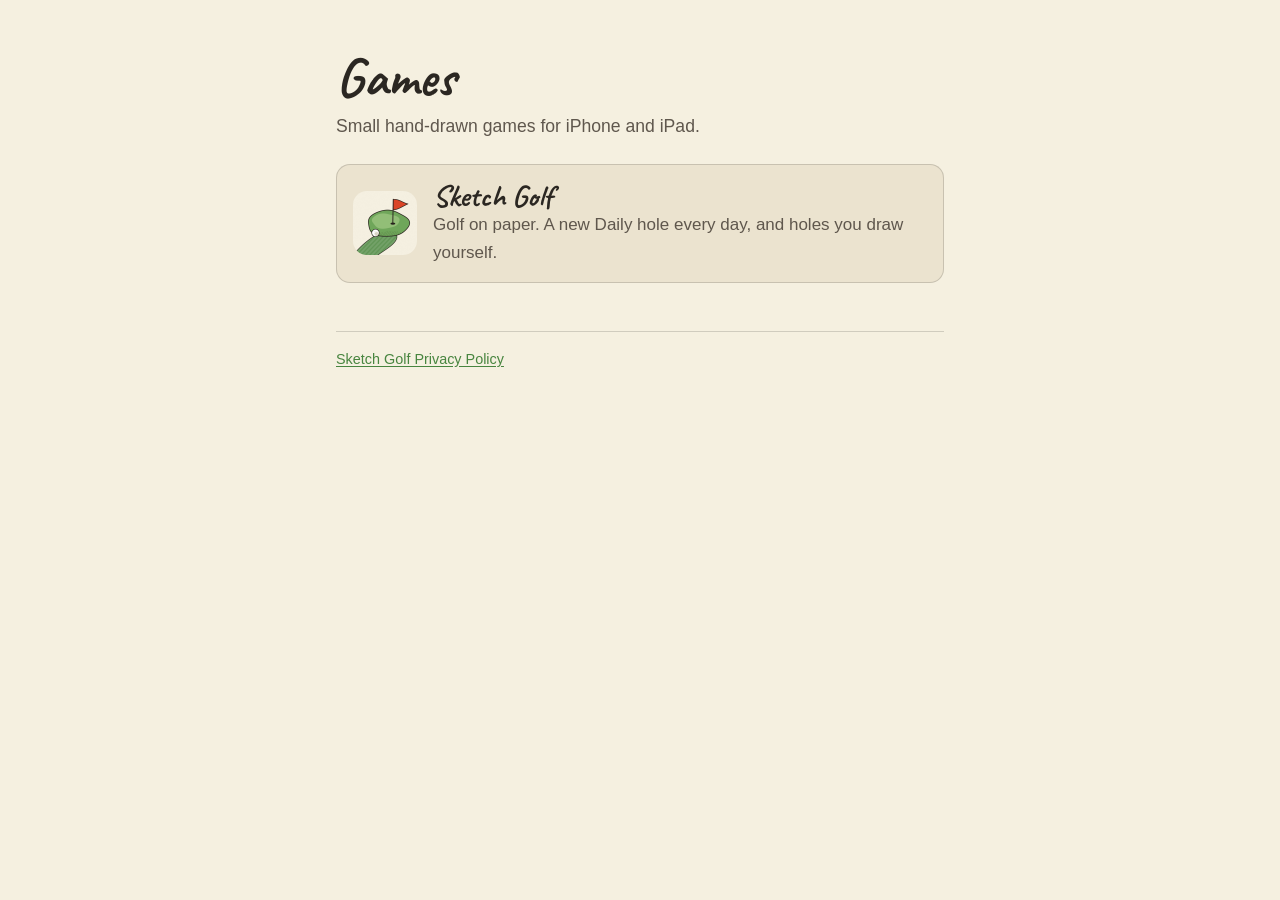
<file: index.html>
<!doctype html>
<html lang="en">
<head>
<meta charset="utf-8">
<meta name="viewport" content="width=device-width, initial-scale=1">
<title>Small Hand-Drawn Games</title>
<meta name="description" content="Small hand-drawn games for iPhone and iPad.">
<link rel="stylesheet" href="assets/site.css">
<link rel="icon" type="image/png" href="assets/apple-touch-icon.png">
<link rel="apple-touch-icon" href="assets/apple-touch-icon.png">
</head>
<body>
<main>
<h1>Games</h1>
<p class="lede">Small hand-drawn games for iPhone and iPad.</p>

<a class="card" href="sketchgolf/">
<img src="assets/sketchgolf-icon.png" alt="">
<div><strong>Sketch Golf</strong><span>Golf on paper. A new Daily hole every day, and holes you draw yourself.</span></div>
</a>

<footer><a href="sketchgolf/privacy.html">Sketch Golf Privacy Policy</a></footer>
</main>
</body>
</html>
</file>
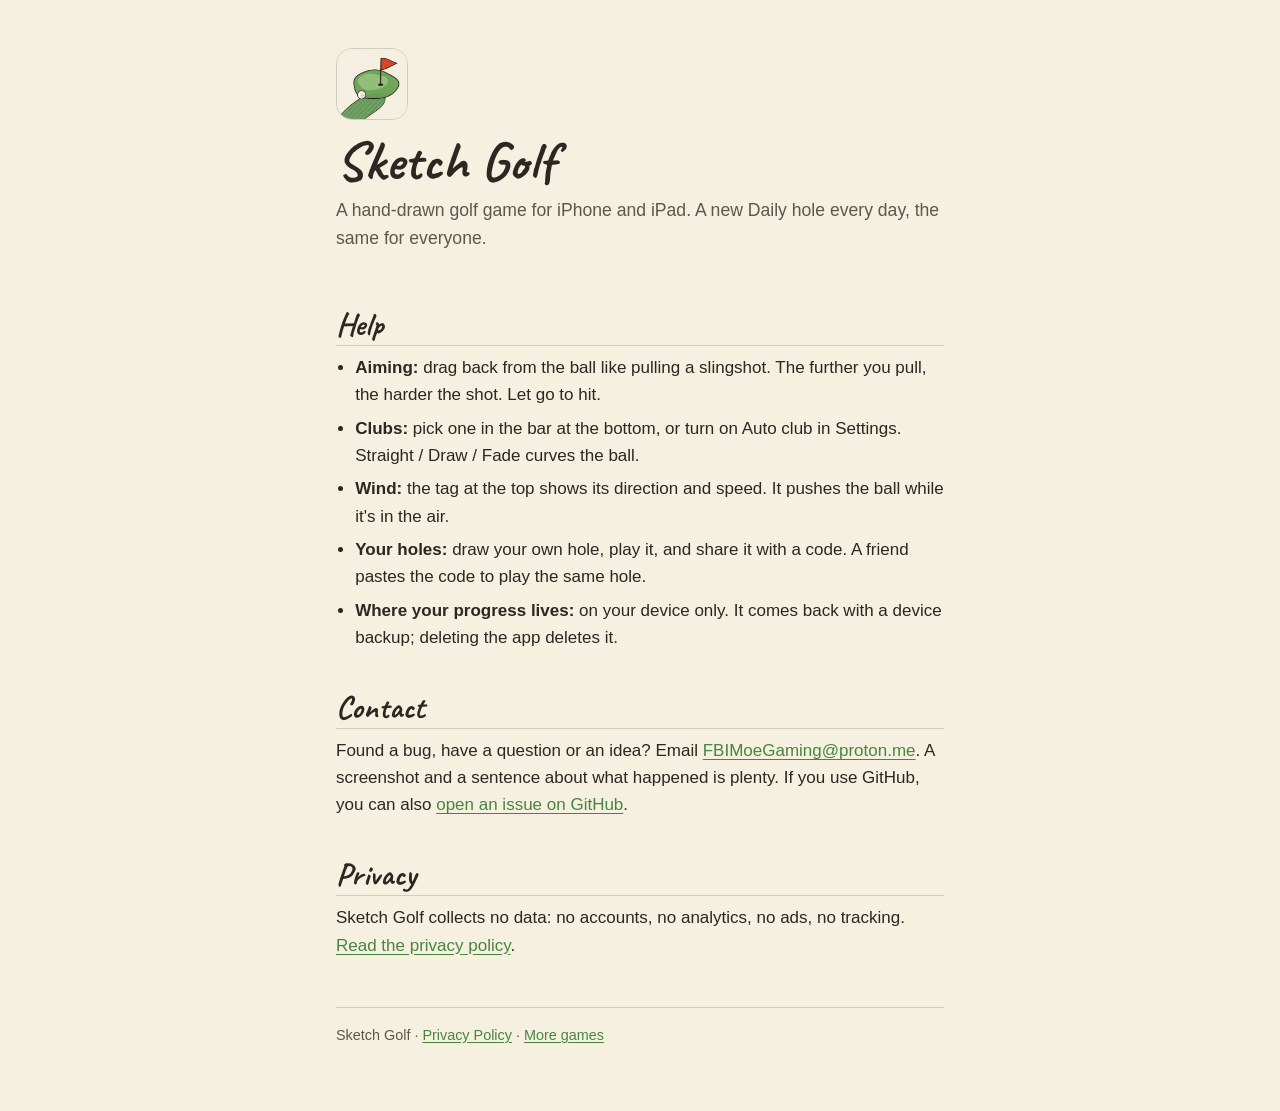
<file: sketchgolf/index.html>
<!doctype html>
<html lang="en">
<head>
<meta charset="utf-8">
<meta name="viewport" content="width=device-width, initial-scale=1">
<title>Sketch Golf Support</title>
<meta name="description" content="Sketch Golf: a hand-drawn golf game for iPhone and iPad. Help and contact.">
<link rel="stylesheet" href="../assets/site.css">
<link rel="icon" type="image/png" href="../assets/apple-touch-icon.png">
<link rel="apple-touch-icon" href="../assets/apple-touch-icon.png">
</head>
<body>
<main>
<div class="app">
<img src="../assets/sketchgolf-icon.png" alt="">
<div>
<h1>Sketch Golf</h1>
<p class="lede">A hand-drawn golf game for iPhone and iPad. A new Daily hole every day, the same for everyone.</p>
</div>
</div>

<h2>Help</h2>
<ul>
<li><strong>Aiming:</strong> drag back from the ball like pulling a slingshot. The further you pull, the harder the
shot. Let go to hit.</li>
<li><strong>Clubs:</strong> pick one in the bar at the bottom, or turn on Auto club in Settings. Straight / Draw /
Fade curves the ball.</li>
<li><strong>Wind:</strong> the tag at the top shows its direction and speed. It pushes the ball while it's in the
air.</li>
<li><strong>Your holes:</strong> draw your own hole, play it, and share it with a code. A friend pastes the code to
play the same hole.</li>
<li><strong>Where your progress lives:</strong> on your device only. It comes back with a device backup; deleting
the app deletes it.</li>
</ul>

<h2>Contact</h2>
<p>Found a bug, have a question or an idea? Email <a href="mailto:FBIMoeGaming@proton.me">FBIMoeGaming@proton.me</a>. A screenshot and a sentence about what happened is
plenty. If you use GitHub, you can also <a href="https://github.com/FBIMoe/FBIMoe.github.io/issues">open an issue on GitHub</a>.</p>

<h2>Privacy</h2>
<p>Sketch Golf collects no data: no accounts, no analytics, no ads, no tracking.
<a href="privacy.html">Read the privacy policy</a>.</p>

<footer>Sketch Golf · <a href="privacy.html">Privacy Policy</a> · <a href="../">More games</a></footer>
</main>
</body>
</html>
</file>
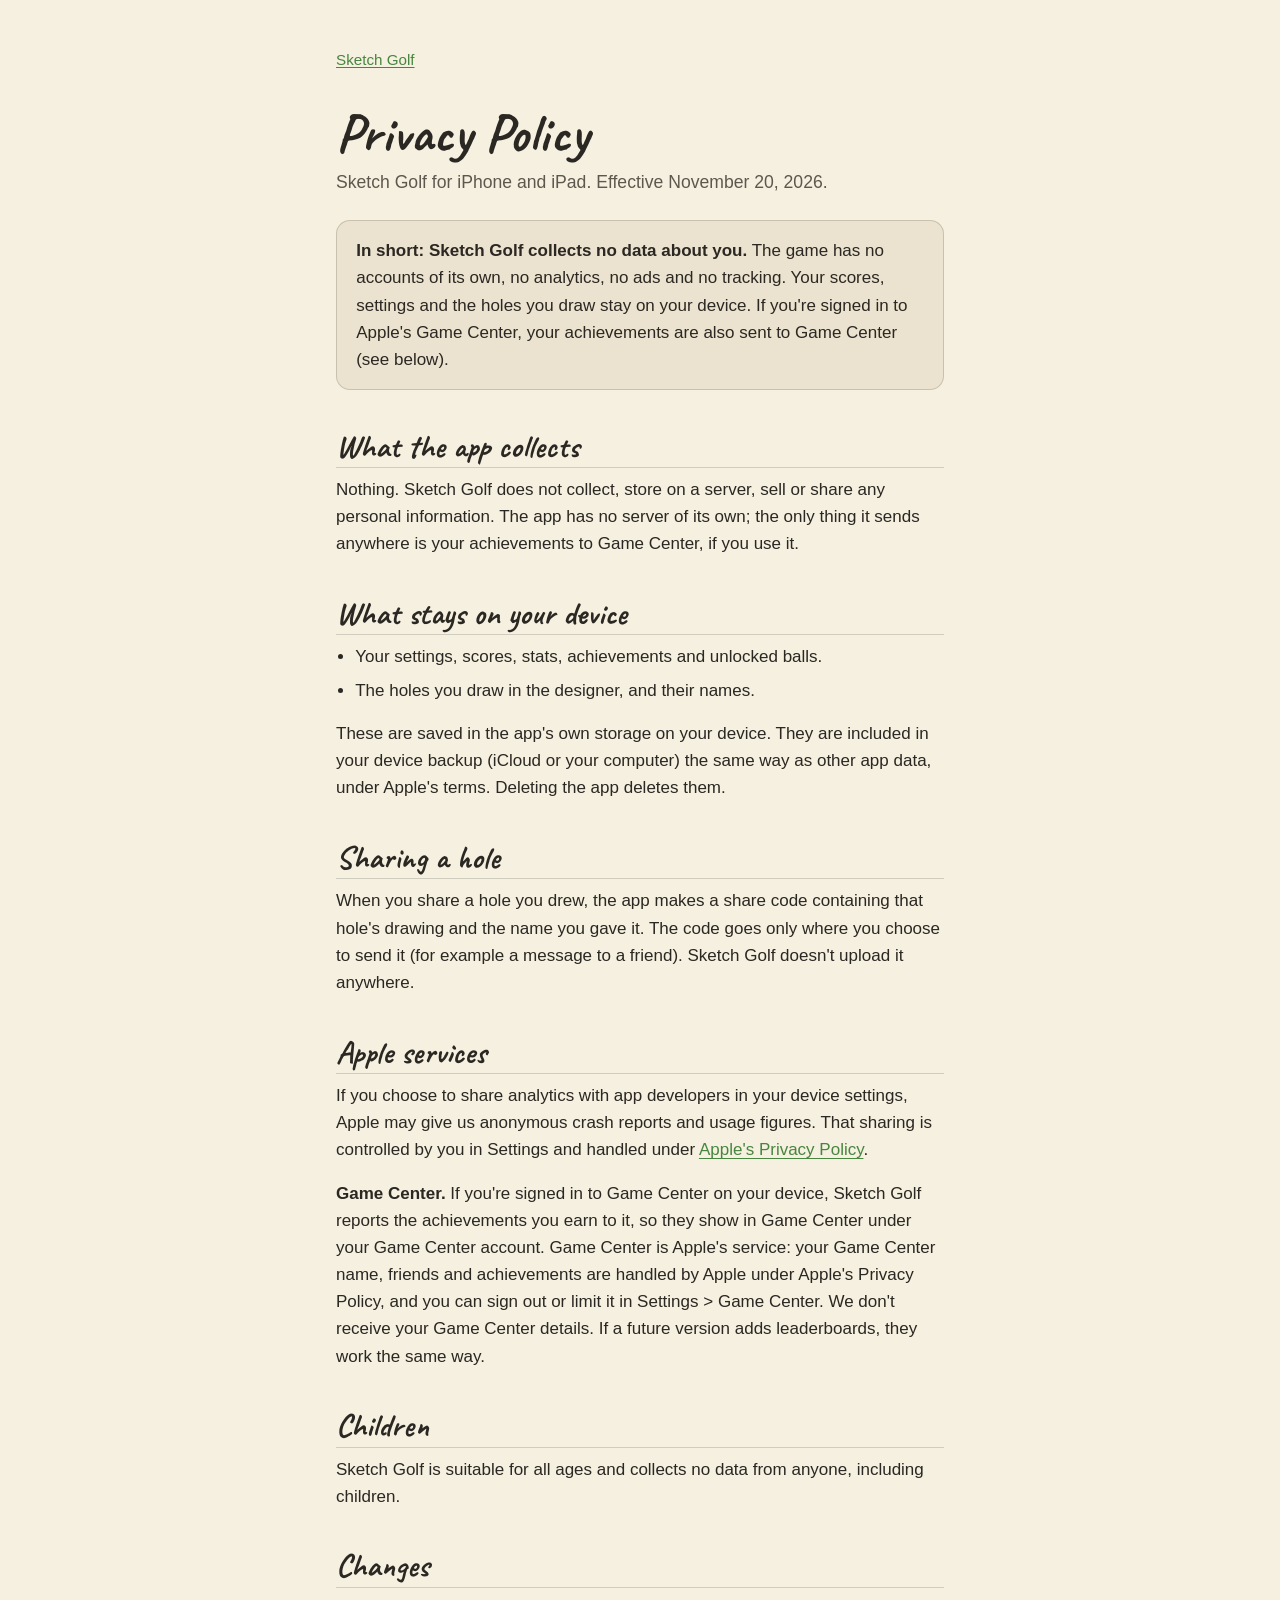
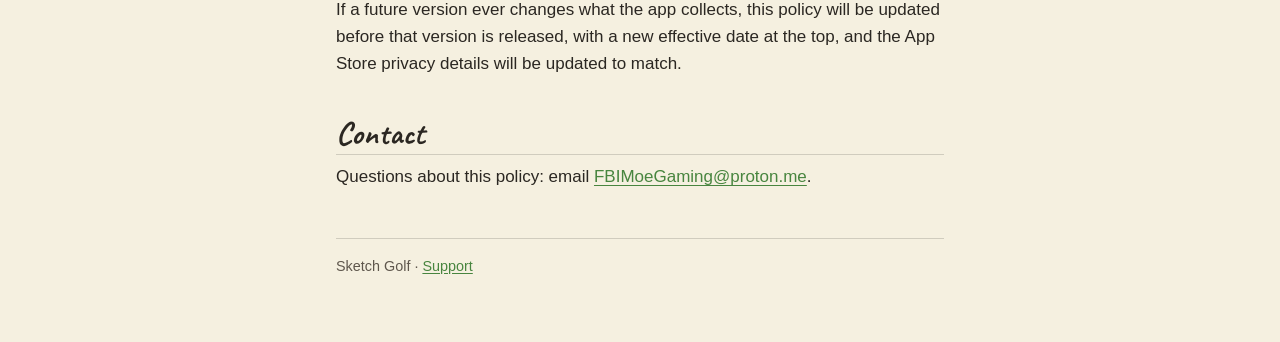
<file: sketchgolf/privacy.html>
<!doctype html>
<html lang="en">
<head>
<meta charset="utf-8">
<meta name="viewport" content="width=device-width, initial-scale=1">
<title>Sketch Golf Privacy Policy</title>
<meta name="description" content="Sketch Golf collects no data itself. No accounts of its own, no analytics, no ads, no tracking.">
<link rel="stylesheet" href="../assets/site.css">
<link rel="icon" type="image/png" href="../assets/apple-touch-icon.png">
<link rel="apple-touch-icon" href="../assets/apple-touch-icon.png">
</head>
<body>
<main>
<nav><a href="./">Sketch Golf</a></nav>

<h1>Privacy Policy</h1>
<p class="lede">Sketch Golf for iPhone and iPad. Effective November 20, 2026.</p>

<div class="short">
<p><strong>In short: Sketch Golf collects no data about you.</strong> The game has no accounts of its own, no
analytics, no ads and no tracking. Your scores, settings and the holes you draw stay on your device. If you're
signed in to Apple's Game Center, your achievements are also sent to Game Center (see below).</p>
</div>

<h2>What the app collects</h2>
<p>Nothing. Sketch Golf does not collect, store on a server, sell or share any personal information. The app
has no server of its own; the only thing it sends anywhere is your achievements to Game Center, if you use it.</p>

<h2>What stays on your device</h2>
<ul>
<li>Your settings, scores, stats, achievements and unlocked balls.</li>
<li>The holes you draw in the designer, and their names.</li>
</ul>
<p>These are saved in the app's own storage on your device. They are included in your device backup (iCloud or
your computer) the same way as other app data, under Apple's terms. Deleting the app deletes them.</p>

<h2>Sharing a hole</h2>
<p>When you share a hole you drew, the app makes a share code containing that hole's drawing and the name you gave
it. The code goes only where you choose to send it (for example a message to a friend). Sketch Golf doesn't upload
it anywhere.</p>

<h2>Apple services</h2>
<p>If you choose to share analytics with app developers in your device settings, Apple may give us anonymous crash
reports and usage figures. That sharing is controlled by you in Settings and handled under
<a href="https://www.apple.com/legal/privacy/">Apple's Privacy Policy</a>.</p>
<p><strong>Game Center.</strong> If you're signed in to Game Center on your device, Sketch Golf reports the
achievements you earn to it, so they show in Game Center under your Game Center account. Game Center is Apple's
service: your Game Center name, friends and achievements are handled by Apple under Apple's Privacy Policy, and
you can sign out or limit it in Settings &gt; Game Center. We don't receive your Game Center details. If a future
version adds leaderboards, they work the same way.</p>

<h2>Children</h2>
<p>Sketch Golf is suitable for all ages and collects no data from anyone, including children.</p>

<h2>Changes</h2>
<p>If a future version ever changes what the app collects, this policy will be updated before that version is
released, with a new effective date at the top, and the App Store privacy details will be updated to match.</p>

<h2>Contact</h2>
<p>Questions about this policy: email <a href="mailto:FBIMoeGaming@proton.me">FBIMoeGaming@proton.me</a>.</p>

<footer>Sketch Golf · <a href="./">Support</a></footer>
</main>
</body>
</html>
</file>
<file: assets/site.css>
/* Paper and ink, like the games. The title face (Caveat, SIL OFL 1.1) is served from this site: no third-party
   requests on any page. */
@font-face {
  font-family: "Caveat";
  src: url("Caveat.ttf") format("truetype");
  font-weight: 400 700;
  font-display: swap;
}

:root {
  --paper: #f5f0e0;
  --paper-deep: #ebe3cf;
  --ink: #2b2722;
  --ink-soft: #5f574d;
  --pencil: rgba(43, 39, 34, 0.18);
  --fairway: #48853f;
}

@media (prefers-color-scheme: dark) {
  :root {
    --paper: #1f1c18;
    --paper-deep: #2a2620;
    --ink: #efe8d6;
    --ink-soft: #b9b09e;
    --pencil: rgba(239, 232, 214, 0.2);
    --fairway: #7cbf6e;
  }
}

* { box-sizing: border-box; }

html { -webkit-text-size-adjust: 100%; }

body {
  margin: 0;
  background: var(--paper);
  color: var(--ink);
  font: 17px/1.6 -apple-system, BlinkMacSystemFont, "Segoe UI", Roboto, Helvetica, Arial, sans-serif;
}

main {
  max-width: 40rem;
  margin: 0 auto;
  padding: 3rem 1rem 4rem;
}

h1, h2 {
  font-family: "Caveat", "Marker Felt", cursive;
  font-weight: 700;
  line-height: 1.1;
  margin: 0;
}

h1 { font-size: 3.4rem; margin-bottom: 0.25rem; }

h2 {
  font-size: 2rem;
  margin: 2.4rem 0 0.5rem;
  padding-bottom: 0.2rem;
  border-bottom: 1.5px solid var(--pencil);
}

p, ul { margin: 0 0 1rem; }

ul { padding-left: 1.2rem; }

li { margin-bottom: 0.4rem; }

a { color: var(--fairway); text-underline-offset: 0.15em; }

a:focus-visible { outline: 2px solid var(--fairway); outline-offset: 2px; border-radius: 2px; }

.lede { color: var(--ink-soft); font-size: 1.1rem; }

.app {
  display: flex;
  flex-direction: column;
  gap: 0.75rem;
  margin-bottom: 1.5rem;
}

.app img {
  width: 72px;
  height: 72px;
  border-radius: 16px;
  border: 1px solid var(--pencil);
  flex: none;
}

.card {
  display: flex;
  gap: 1rem;
  align-items: center;
  padding: 1rem;
  margin-top: 1.5rem;
  background: var(--paper-deep);
  border: 1px solid var(--pencil);
  border-radius: 14px;
  color: var(--ink);
  text-decoration: none;
}

.card img { width: 64px; height: 64px; border-radius: 14px; flex: none; }

.card strong { font-family: "Caveat", cursive; font-size: 1.9rem; line-height: 1; display: block; }

.card span { color: var(--ink-soft); }

.short {
  background: var(--paper-deep);
  border: 1px solid var(--pencil);
  border-radius: 14px;
  padding: 1rem 1.2rem;
  margin: 1.5rem 0;
}

.short p:last-child { margin-bottom: 0; }

nav { margin-bottom: 2rem; font-size: 0.95rem; }

footer {
  margin-top: 3rem;
  padding-top: 1rem;
  border-top: 1.5px solid var(--pencil);
  color: var(--ink-soft);
  font-size: 0.9rem;
}
</file>
